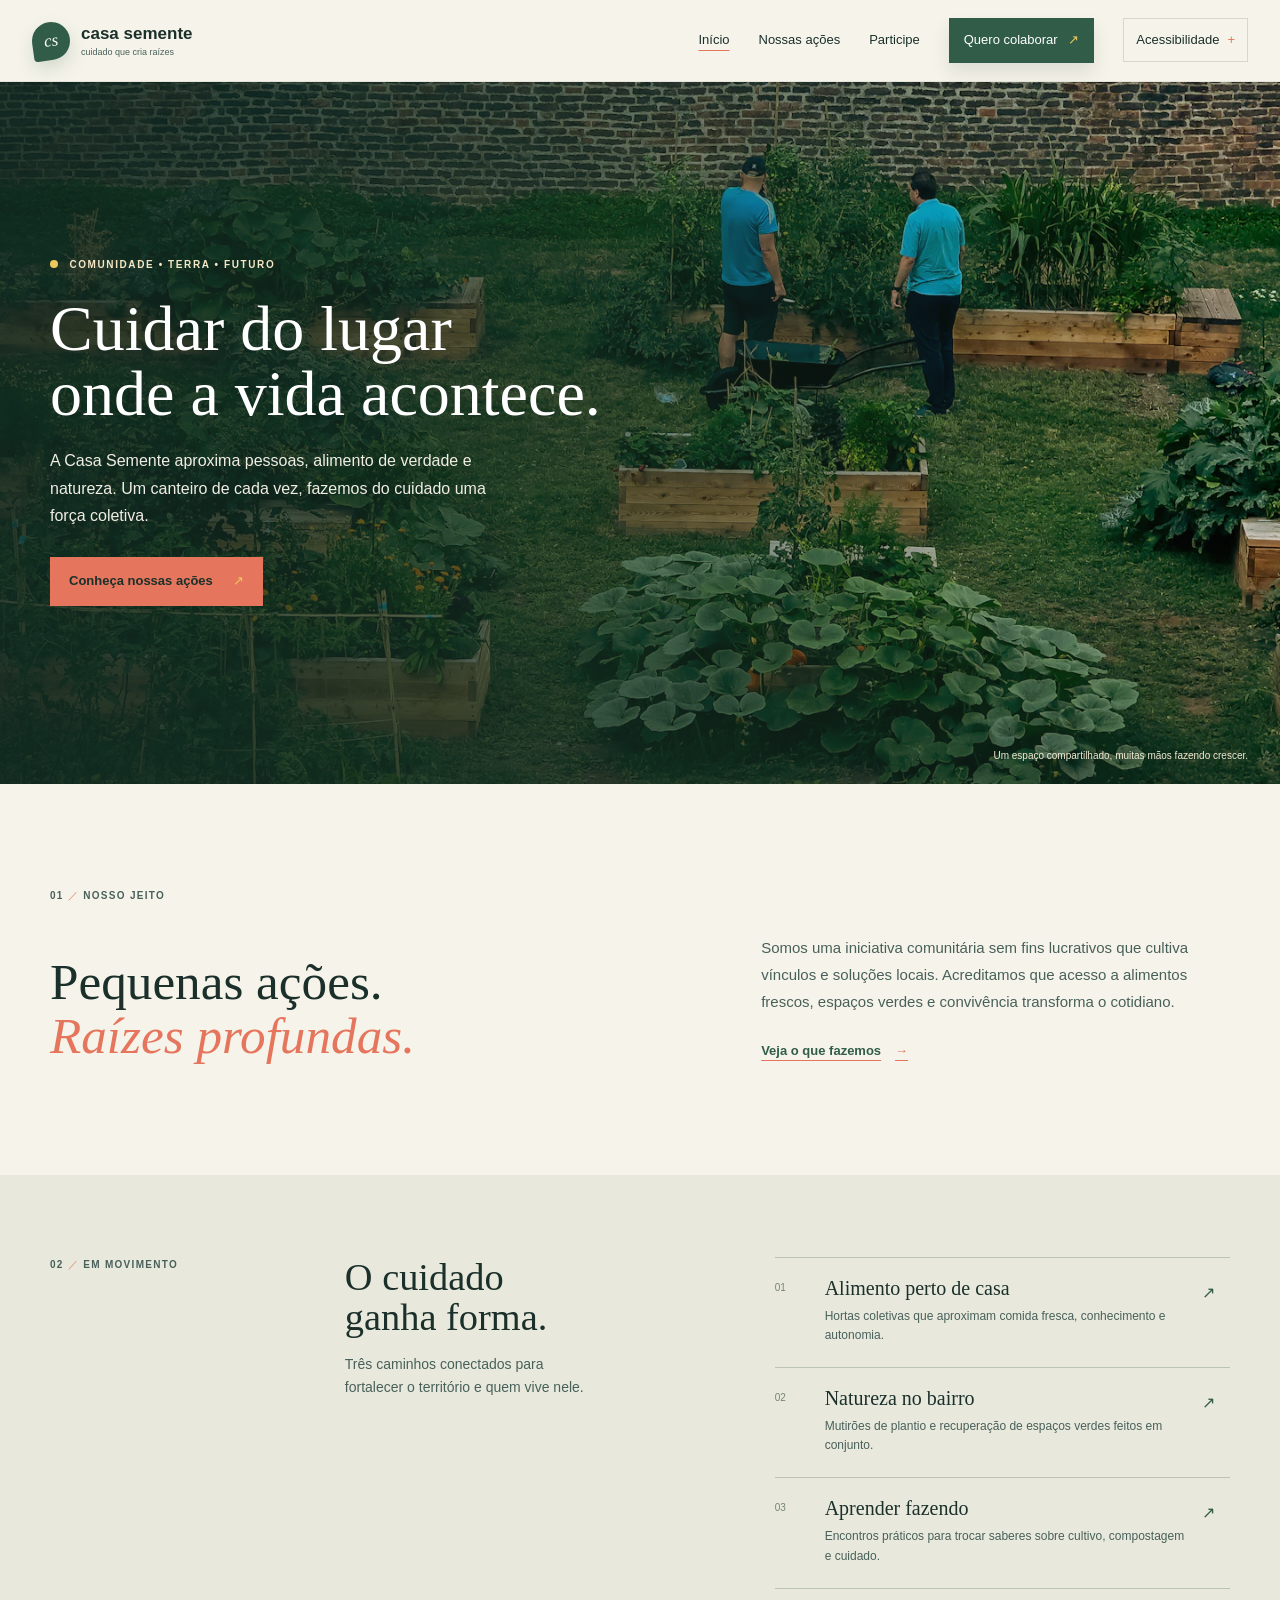
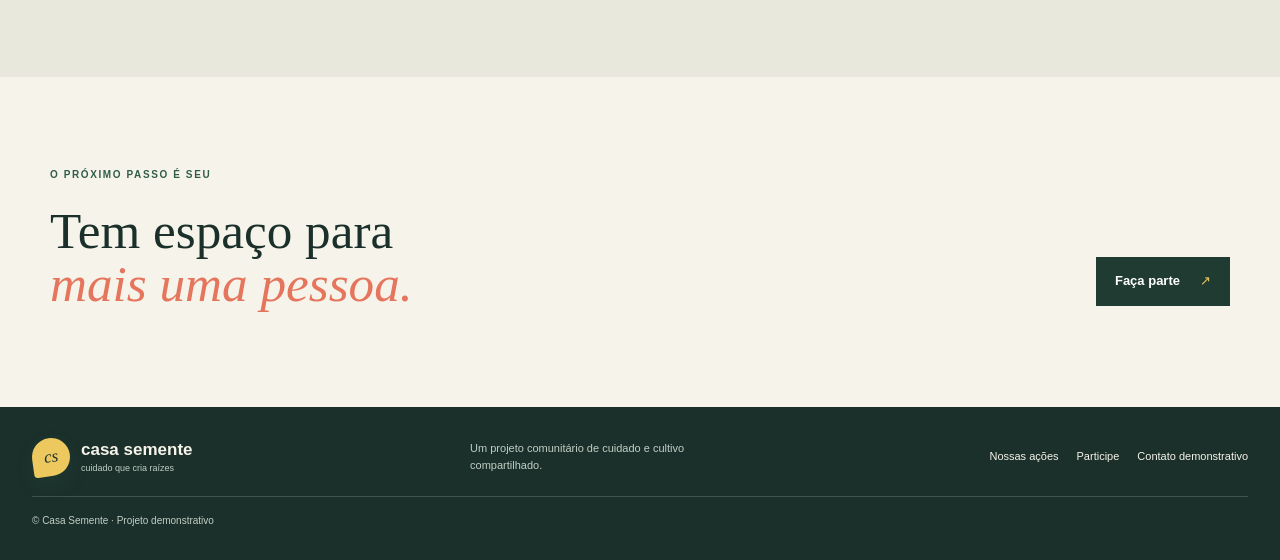
<file: index.html>
<!doctype html>
<html lang="pt-BR">
  <head>
    <meta charset="UTF-8" />
    <meta name="viewport" content="width=device-width, initial-scale=1.0" />
    <meta name="theme-color" content="#f6f4ea" />
    <meta name="description" content="Conheça a Casa Semente, suas ações de cuidado comunitário e formas de colaborar." />
    <title>Casa Semente | Cuidar do lugar onde a vida acontece</title>
    <link rel="stylesheet" href="src/site.css" />
    <script defer src="src/site.js"></script>
  </head>
  <body>
    <a class="skip-link" href="#conteudo">Pular para o conteúdo</a>
    <header class="site-header">
      <a class="wordmark" href="index.html" aria-label="Casa Semente, página inicial"><span class="wordmark-symbol" aria-hidden="true">cs</span><span>casa semente<small>cuidado que cria raízes</small></span></a>
      <button class="menu-toggle" type="button" aria-expanded="false" aria-controls="site-nav"><span class="menu-icon" aria-hidden="true"></span><span class="visually-hidden">Abrir menu</span></button>
      <nav class="site-nav" id="site-nav" aria-label="Navegação principal"><a href="index.html" aria-current="page">Início</a><a href="projetos.html">Nossas ações</a><a href="cadastro.html">Participe</a><a class="nav-cta" href="cadastro.html#formulario">Quero colaborar <span aria-hidden="true">↗</span></a><details class="accessibility-menu"><summary>Acessibilidade</summary><div class="accessibility-options"><button type="button" data-contrast-toggle data-enabled="Alto contraste ativado" data-disabled="Alto contraste desativado" aria-pressed="false">Alto contraste desativado</button><button type="button" data-motion-toggle data-enabled="Reduzir movimento ativado" data-disabled="Reduzir movimento desativado" aria-pressed="false">Reduzir movimento desativado</button></div></details></nav>
    </header>
    <main id="conteudo">
      <section class="home-hero" aria-labelledby="hero-title">
        <picture class="hero-image"><source srcset="assets/horta-comunitaria.webp" type="image/webp" /><img src="assets/horta-comunitaria.jpg" alt="Duas pessoas cuidam de canteiros elevados em uma horta comunitária." width="1440" height="900" fetchpriority="high" /></picture>
        <div class="hero-shade"></div>
        <div class="hero-content"><p class="eyebrow light-eyebrow"><span></span> COMUNIDADE • TERRA • FUTURO</p><h1 id="hero-title">Cuidar do lugar<br />onde a vida acontece.</h1><p class="hero-intro">A Casa Semente aproxima pessoas, alimento de verdade e natureza. Um canteiro de cada vez, fazemos do cuidado uma força coletiva.</p><a class="button button-coral" href="projetos.html">Conheça nossas ações <span aria-hidden="true">↗</span></a></div>
        <p class="hero-caption">Um espaço compartilhado, muitas mãos fazendo crescer.</p>
      </section>
      <section class="intro-band section-wrap" aria-labelledby="intro-title"><div class="section-index">01 <span>／</span> NOSSO JEITO</div><div class="intro-copy"><h2 id="intro-title">Pequenas ações.<br /><em>Raízes profundas.</em></h2><div class="intro-description"><p>Somos uma iniciativa comunitária sem fins lucrativos que cultiva vínculos e soluções locais. Acreditamos que acesso a alimentos frescos, espaços verdes e convivência transforma o cotidiano.</p><a class="text-link" href="projetos.html">Veja o que fazemos <span aria-hidden="true">→</span></a></div></div></section>
      <section class="focus-band" aria-labelledby="focus-title"><div class="section-wrap focus-inner"><div class="section-index">02 <span>／</span> EM MOVIMENTO</div><div class="focus-heading"><h2 id="focus-title">O cuidado<br />ganha forma.</h2><p>Três caminhos conectados para fortalecer o território e quem vive nele.</p></div><div class="focus-list">
        <article class="focus-item"><span class="focus-number">01</span><div><h3>Alimento perto de casa</h3><p>Hortas coletivas que aproximam comida fresca, conhecimento e autonomia.</p></div><a class="focus-mark" href="projetos.html#hortas" aria-label="Saiba mais sobre as hortas">↗</a></article>
        <article class="focus-item"><span class="focus-number">02</span><div><h3>Natureza no bairro</h3><p>Mutirões de plantio e recuperação de espaços verdes feitos em conjunto.</p></div><a class="focus-mark" href="projetos.html#mutiroes" aria-label="Saiba mais sobre os mutirões">↗</a></article>
        <article class="focus-item"><span class="focus-number">03</span><div><h3>Aprender fazendo</h3><p>Encontros práticos para trocar saberes sobre cultivo, compostagem e cuidado.</p></div><a class="focus-mark" href="projetos.html#aprendizado" aria-label="Saiba mais sobre os encontros">↗</a></article>
      </div></div></section>
      <section class="join-band section-wrap" aria-labelledby="join-title"><p class="eyebrow">O PRÓXIMO PASSO É SEU</p><div class="join-row"><h2 id="join-title">Tem espaço para<br /><em>mais uma pessoa.</em></h2><a class="button button-dark" href="cadastro.html">Faça parte <span aria-hidden="true">↗</span></a></div></section>
    </main>
    <footer class="site-footer"><a class="wordmark footer-wordmark" href="index.html"><span class="wordmark-symbol" aria-hidden="true">cs</span><span>casa semente<small>cuidado que cria raízes</small></span></a><p>Um projeto comunitário de cuidado e cultivo compartilhado.</p><div class="footer-links"><a href="projetos.html">Nossas ações</a><a href="cadastro.html">Participe</a><a href="mailto:contato@example.org">Contato demonstrativo</a></div><small class="copyright">© Casa Semente · Projeto demonstrativo</small></footer>
  </body>
</html>
</file>
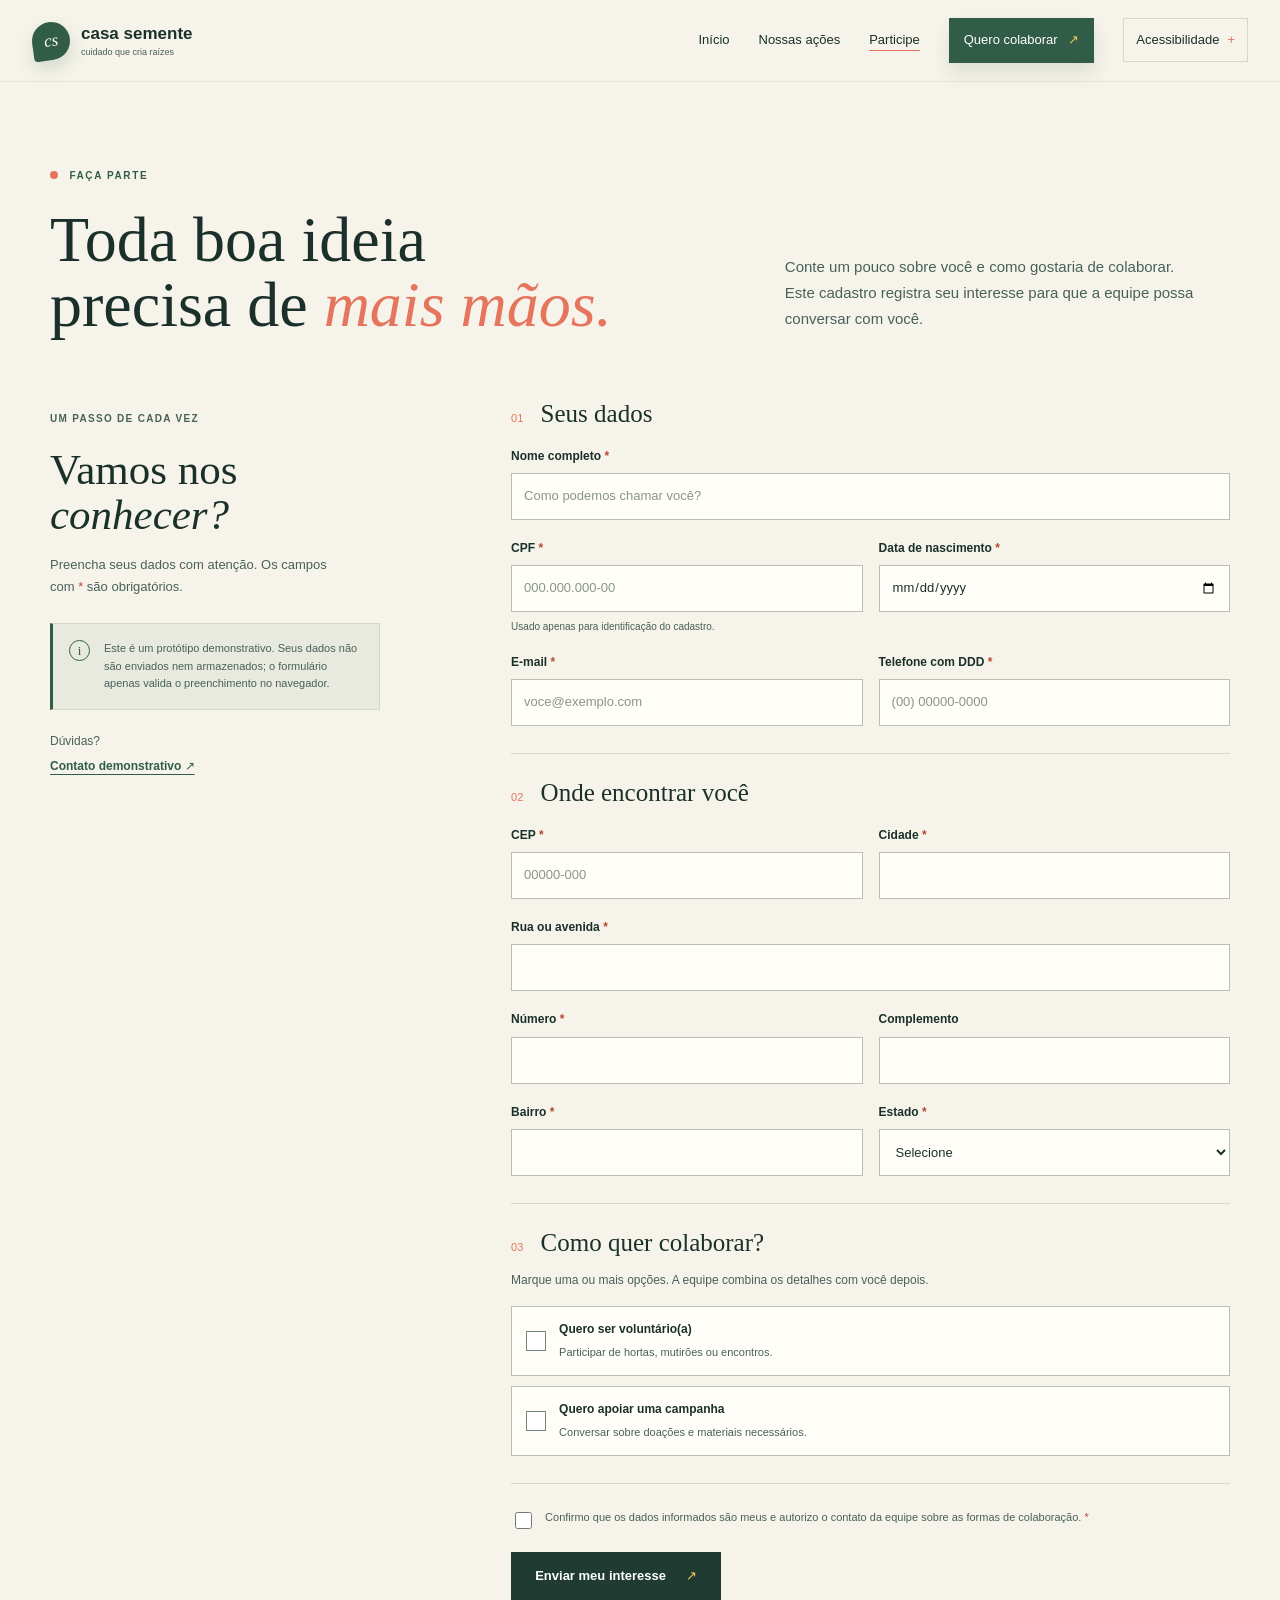
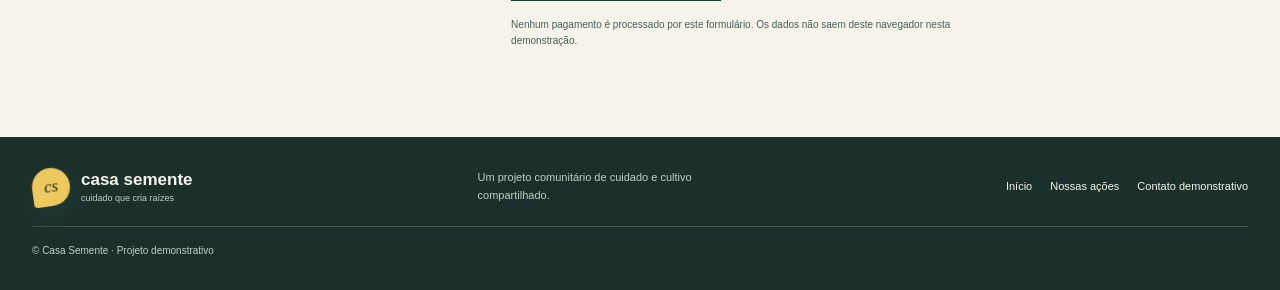
<file: cadastro.html>
<!doctype html>
<html lang="pt-BR">
  <head><meta charset="UTF-8" /><meta name="viewport" content="width=device-width, initial-scale=1.0" /><meta name="theme-color" content="#f6f4ea" /><meta name="description" content="Cadastre seu interesse em colaborar com a Casa Semente como apoiador ou voluntário." /><title>Participe | Casa Semente</title><link rel="stylesheet" href="src/site.css" /><script defer src="src/site.js"></script></head>
  <body>
    <a class="skip-link" href="#conteudo">Pular para o conteúdo</a>
    <header class="site-header"><a class="wordmark" href="index.html" aria-label="Casa Semente, página inicial"><span class="wordmark-symbol" aria-hidden="true">cs</span><span>casa semente<small>cuidado que cria raízes</small></span></a><button class="menu-toggle" type="button" aria-expanded="false" aria-controls="site-nav"><span class="menu-icon" aria-hidden="true"></span><span class="visually-hidden">Abrir menu</span></button><nav class="site-nav" id="site-nav" aria-label="Navegação principal"><a href="index.html">Início</a><a href="projetos.html">Nossas ações</a><a href="cadastro.html" aria-current="page">Participe</a><a class="nav-cta" href="#formulario">Quero colaborar <span aria-hidden="true">↗</span></a><details class="accessibility-menu"><summary>Acessibilidade</summary><div class="accessibility-options"><button type="button" data-contrast-toggle data-enabled="Alto contraste ativado" data-disabled="Alto contraste desativado" aria-pressed="false">Alto contraste desativado</button><button type="button" data-motion-toggle data-enabled="Reduzir movimento ativado" data-disabled="Reduzir movimento desativado" aria-pressed="false">Reduzir movimento desativado</button></div></details></nav></header>
    <main id="conteudo" class="signup-main">
      <section class="signup-intro section-wrap" aria-labelledby="page-title"><div><p class="eyebrow"><span></span> FAÇA PARTE</p><h1 id="page-title">Toda boa ideia<br />precisa de <em>mais mãos.</em></h1></div><p class="signup-lede">Conte um pouco sobre você e como gostaria de colaborar. Este cadastro registra seu interesse para que a equipe possa conversar com você.</p></section>
      <section class="form-layout section-wrap" aria-labelledby="form-title">
        <h2 class="visually-hidden" id="form-title">Formulário de interesse</h2>
        <aside class="form-aside"><p class="section-index">UM PASSO DE CADA VEZ</p><h3>Vamos nos<br /><em>conhecer?</em></h3><p>Preencha seus dados com atenção. Os campos com <span aria-hidden="true">*</span> são obrigatórios.</p><div class="privacy-note feedback-alert feedback-alert--info" role="note" aria-label="Aviso de privacidade"><span aria-hidden="true">i</span><p>Este é um protótipo demonstrativo. Seus dados não são enviados nem armazenados; o formulário apenas valida o preenchimento no navegador.</p></div><p class="aside-contact">Dúvidas? <a href="mailto:contato@example.org">Contato demonstrativo <span aria-hidden="true">↗</span></a></p></aside>
        <form class="signup-form" id="formulario" action="#formulario" method="post">
          <fieldset><legend><span>01</span> Seus dados</legend><div class="form-grid">
            <div class="field field-wide"><label for="nome">Nome completo <span aria-hidden="true">*</span></label><input id="nome" name="nome" type="text" autocomplete="name" minlength="3" maxlength="100" placeholder="Como podemos chamar você?" required /></div>
            <div class="field"><label for="cpf">CPF <span aria-hidden="true">*</span></label><input id="cpf" name="cpf" type="text" inputmode="numeric" autocomplete="off" placeholder="000.000.000-00" pattern="[0-9]{3}\.[0-9]{3}\.[0-9]{3}-[0-9]{2}" maxlength="14" aria-describedby="cpf-ajuda" required /><small id="cpf-ajuda">Usado apenas para identificação do cadastro.</small></div>
            <div class="field"><label for="nascimento">Data de nascimento <span aria-hidden="true">*</span></label><input id="nascimento" name="nascimento" type="date" autocomplete="bday" required /></div>
            <div class="field"><label for="email">E-mail <span aria-hidden="true">*</span></label><input id="email" name="email" type="email" autocomplete="email" maxlength="120" placeholder="voce@exemplo.com" required /></div>
            <div class="field"><label for="telefone">Telefone com DDD <span aria-hidden="true">*</span></label><input id="telefone" name="telefone" type="tel" inputmode="tel" autocomplete="tel" placeholder="(00) 00000-0000" pattern="\([0-9]{2}\) [0-9]{4,5}-[0-9]{4}" maxlength="15" required /></div>
          </div></fieldset>
          <fieldset><legend><span>02</span> Onde encontrar você</legend><div class="form-grid">
            <div class="field"><label for="cep">CEP <span aria-hidden="true">*</span></label><input id="cep" name="cep" type="text" inputmode="numeric" autocomplete="postal-code" placeholder="00000-000" pattern="[0-9]{5}-[0-9]{3}" maxlength="9" required /></div>
            <div class="field"><label for="cidade">Cidade <span aria-hidden="true">*</span></label><input id="cidade" name="cidade" type="text" autocomplete="address-level2" maxlength="80" required /></div>
            <div class="field field-wide"><label for="logradouro">Rua ou avenida <span aria-hidden="true">*</span></label><input id="logradouro" name="logradouro" type="text" autocomplete="address-line1" maxlength="120" required /></div>
            <div class="field"><label for="numero">Número <span aria-hidden="true">*</span></label><input id="numero" name="numero" type="text" autocomplete="off" maxlength="12" required /></div>
            <div class="field"><label for="complemento">Complemento</label><input id="complemento" name="complemento" type="text" autocomplete="off" maxlength="60" /></div>
            <div class="field"><label for="bairro">Bairro <span aria-hidden="true">*</span></label><input id="bairro" name="bairro" type="text" autocomplete="address-level3" maxlength="80" required /></div>
            <div class="field"><label for="estado">Estado <span aria-hidden="true">*</span></label><select id="estado" name="estado" autocomplete="address-level1" required><option value="" selected disabled>Selecione</option><option>AC</option><option>AL</option><option>AP</option><option>AM</option><option>BA</option><option>CE</option><option>DF</option><option>ES</option><option>GO</option><option>MA</option><option>MT</option><option>MS</option><option>MG</option><option>PA</option><option>PB</option><option>PR</option><option>PE</option><option>PI</option><option>RJ</option><option>RN</option><option>RS</option><option>RO</option><option>RR</option><option>SC</option><option>SP</option><option>SE</option><option>TO</option></select></div>
          </div></fieldset>
          <fieldset id="forma-colaboracao"><legend><span>03</span> Como quer colaborar?</legend><p class="fieldset-intro">Marque uma ou mais opções. A equipe combina os detalhes com você depois.</p><div class="choice-list">
            <label class="choice"><input type="checkbox" name="interesse" value="voluntariado" /><span class="choice-box" aria-hidden="true"></span><span><strong>Quero ser voluntário(a)</strong><small>Participar de hortas, mutirões ou encontros.</small></span></label>
            <label class="choice"><input type="checkbox" name="interesse" value="doacao" /><span class="choice-box" aria-hidden="true"></span><span><strong>Quero apoiar uma campanha</strong><small>Conversar sobre doações e materiais necessários.</small></span></label>
          </div></fieldset>
          <div class="consent-row"><label><input type="checkbox" name="consentimento" required /><span>Confirmo que os dados informados são meus e autorizo o contato da equipe sobre as formas de colaboração. <span aria-hidden="true">*</span></span></label></div>
          <button class="button button-dark submit-button" type="submit">Enviar meu interesse <span aria-hidden="true">↗</span></button><div class="form-status feedback-toast" id="form-status" role="status" aria-live="polite" aria-atomic="true" hidden><span data-status-message></span><button class="feedback-toast-close" type="button" data-toast-close aria-label="Fechar aviso">Fechar</button></div><p class="form-footnote">Nenhum pagamento é processado por este formulário. Os dados não saem deste navegador nesta demonstração.</p>
        </form>
      </section>
    </main>
    <footer class="site-footer"><a class="wordmark footer-wordmark" href="index.html"><span class="wordmark-symbol" aria-hidden="true">cs</span><span>casa semente<small>cuidado que cria raízes</small></span></a><p>Um projeto comunitário de cuidado e cultivo compartilhado.</p><div class="footer-links"><a href="index.html">Início</a><a href="projetos.html">Nossas ações</a><a href="mailto:contato@example.org">Contato demonstrativo</a></div><small class="copyright">© Casa Semente · Projeto demonstrativo</small></footer>
  </body>
</html>
</file>
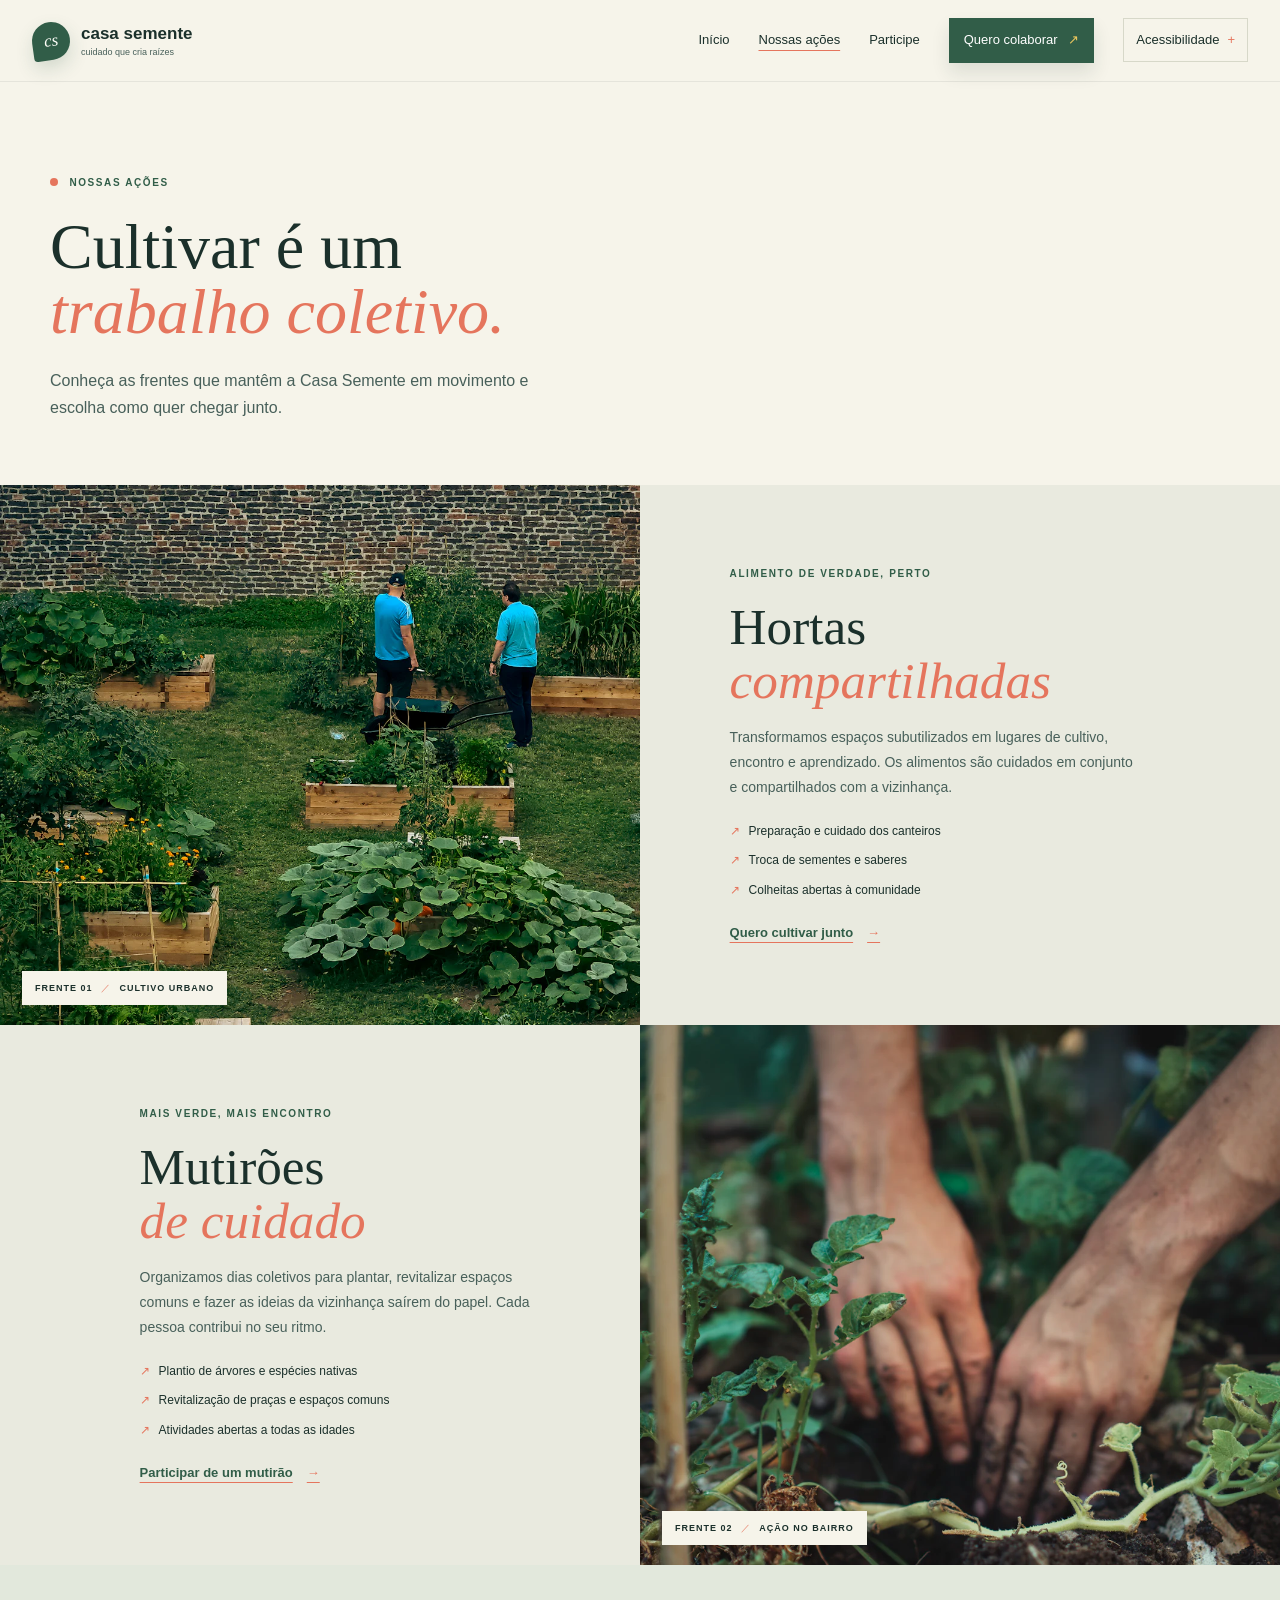
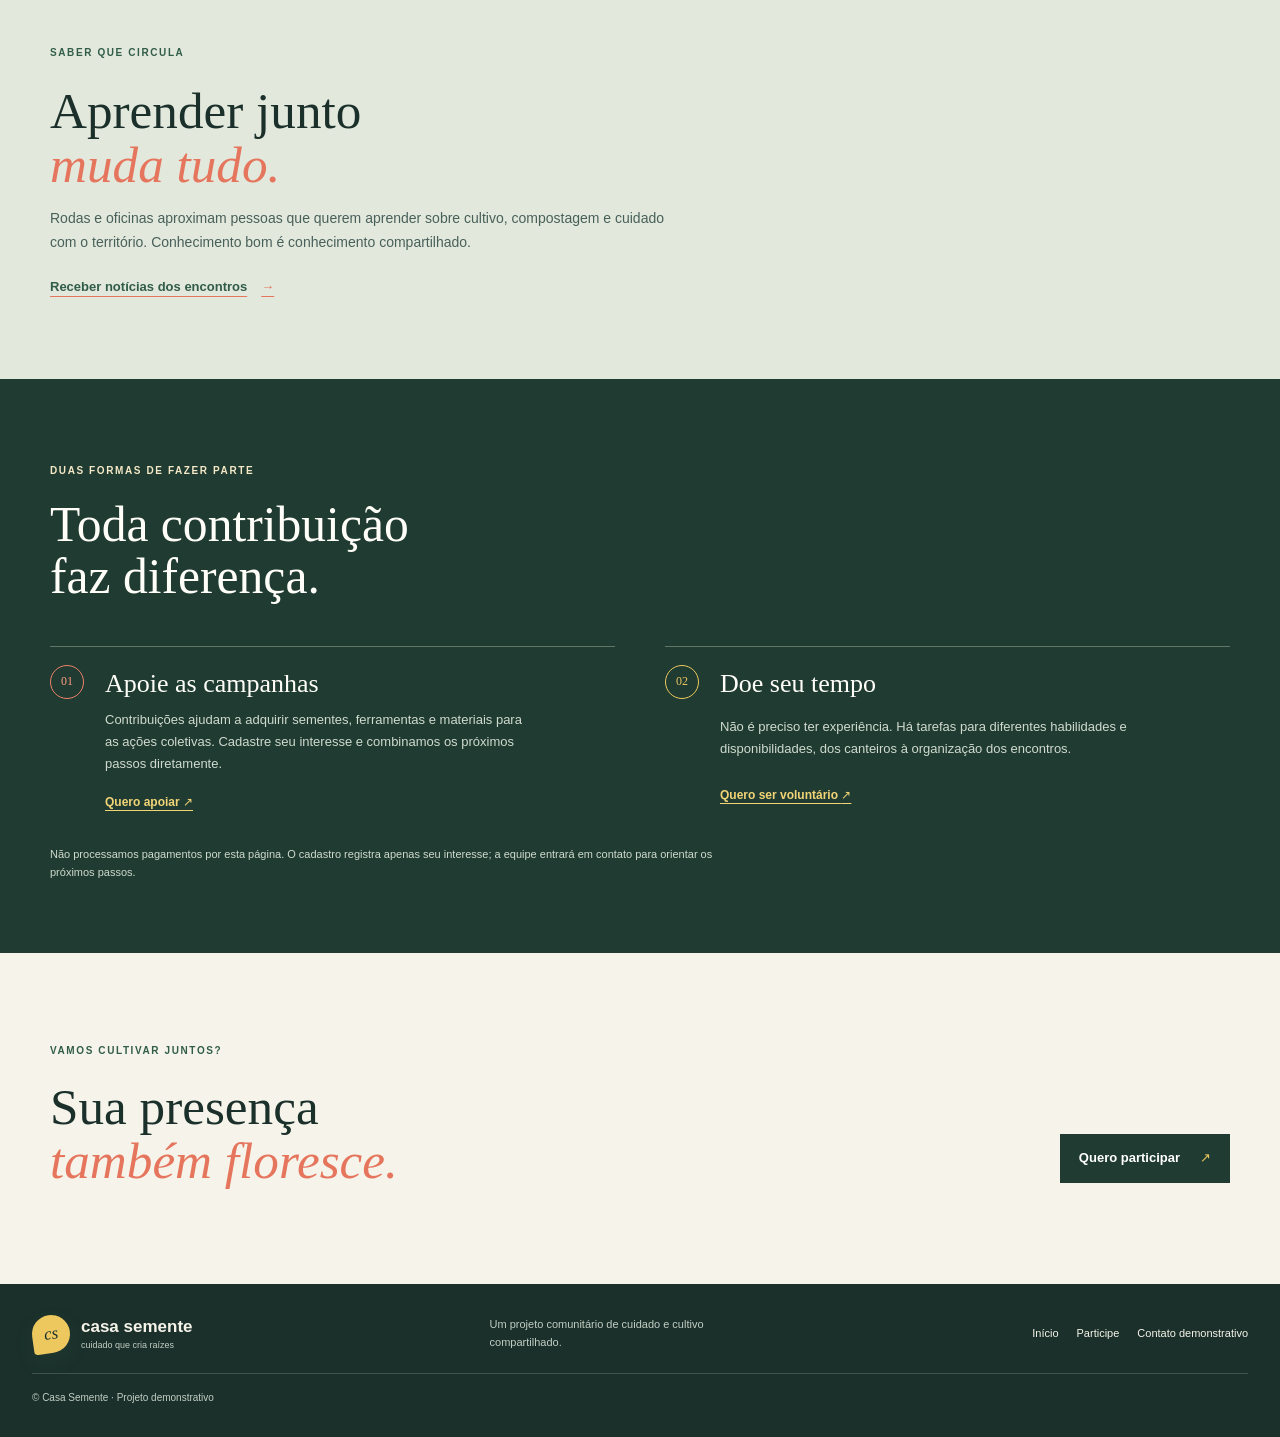
<file: projetos.html>
<!doctype html>
<html lang="pt-BR">
  <head><meta charset="UTF-8" /><meta name="viewport" content="width=device-width, initial-scale=1.0" /><meta name="theme-color" content="#f6f4ea" /><meta name="description" content="Conheça as iniciativas da Casa Semente e descubra como apoiar campanhas e participar de voluntariado." /><title>Nossas ações | Casa Semente</title><link rel="stylesheet" href="src/site.css" /><script defer src="src/site.js"></script></head>
  <body>
    <a class="skip-link" href="#conteudo">Pular para o conteúdo</a>
    <header class="site-header"><a class="wordmark" href="index.html" aria-label="Casa Semente, página inicial"><span class="wordmark-symbol" aria-hidden="true">cs</span><span>casa semente<small>cuidado que cria raízes</small></span></a><button class="menu-toggle" type="button" aria-expanded="false" aria-controls="site-nav"><span class="menu-icon" aria-hidden="true"></span><span class="visually-hidden">Abrir menu</span></button><nav class="site-nav" id="site-nav" aria-label="Navegação principal"><a href="index.html">Início</a><a href="projetos.html" aria-current="page">Nossas ações</a><a href="cadastro.html">Participe</a><a class="nav-cta" href="cadastro.html#formulario">Quero colaborar <span aria-hidden="true">↗</span></a><details class="accessibility-menu"><summary>Acessibilidade</summary><div class="accessibility-options"><button type="button" data-contrast-toggle data-enabled="Alto contraste ativado" data-disabled="Alto contraste desativado" aria-pressed="false">Alto contraste desativado</button><button type="button" data-motion-toggle data-enabled="Reduzir movimento ativado" data-disabled="Reduzir movimento desativado" aria-pressed="false">Reduzir movimento desativado</button></div></details></nav></header>
    <main id="conteudo">
      <section class="page-intro section-wrap" aria-labelledby="page-title"><p class="eyebrow"><span></span> NOSSAS AÇÕES</p><h1 id="page-title">Cultivar é um<br /><em>trabalho coletivo.</em></h1><p class="page-lede">Conheça as frentes que mantêm a Casa Semente em movimento e escolha como quer chegar junto.</p></section>
      <section class="project-feature" id="hortas" aria-labelledby="hortas-title"><div class="project-photo"><picture><source srcset="assets/horta-comunitaria.webp" type="image/webp" /><img src="assets/horta-comunitaria.jpg" alt="Duas pessoas cuidam de canteiros elevados em uma horta comunitária." width="1440" height="900" loading="lazy" /></picture><span class="photo-label">FRENTE 01 <span>／</span> CULTIVO URBANO</span></div><div class="project-copy"><p class="eyebrow">ALIMENTO DE VERDADE, PERTO</p><h2 id="hortas-title">Hortas<br /><em>compartilhadas</em></h2><p>Transformamos espaços subutilizados em lugares de cultivo, encontro e aprendizado. Os alimentos são cuidados em conjunto e compartilhados com a vizinhança.</p><ul class="detail-list"><li>Preparação e cuidado dos canteiros</li><li>Troca de sementes e saberes</li><li>Colheitas abertas à comunidade</li></ul><a class="text-link" href="cadastro.html#formulario">Quero cultivar junto <span aria-hidden="true">→</span></a></div></section>
      <section class="project-feature project-reverse" id="mutiroes" aria-labelledby="mutirao-title"><div class="project-photo project-photo-coral"><picture><source srcset="assets/mutirao-plantio.webp" type="image/webp" /><img src="assets/mutirao-plantio.jpg" alt="Mãos cobertas de terra plantam uma muda verde em um canteiro." width="1440" height="900" loading="lazy" /></picture><span class="photo-label">FRENTE 02 <span>／</span> AÇÃO NO BAIRRO</span></div><div class="project-copy"><p class="eyebrow">MAIS VERDE, MAIS ENCONTRO</p><h2 id="mutirao-title">Mutirões<br /><em>de cuidado</em></h2><p>Organizamos dias coletivos para plantar, revitalizar espaços comuns e fazer as ideias da vizinhança saírem do papel. Cada pessoa contribui no seu ritmo.</p><ul class="detail-list"><li>Plantio de árvores e espécies nativas</li><li>Revitalização de praças e espaços comuns</li><li>Atividades abertas a todas as idades</li></ul><a class="text-link" href="cadastro.html#formulario">Participar de um mutirão <span aria-hidden="true">→</span></a></div></section>
      <section class="learning-band" id="aprendizado" aria-labelledby="learning-title"><div class="section-wrap learning-inner"><p class="eyebrow">SABER QUE CIRCULA</p><h2 id="learning-title">Aprender junto<br /><em>muda tudo.</em></h2><p>Rodas e oficinas aproximam pessoas que querem aprender sobre cultivo, compostagem e cuidado com o território. Conhecimento bom é conhecimento compartilhado.</p><a class="text-link" href="cadastro.html#formulario">Receber notícias dos encontros <span aria-hidden="true">→</span></a></div></section>
      <section class="support-band" aria-labelledby="support-title"><div class="section-wrap support-inner"><p class="eyebrow light-eyebrow">DUAS FORMAS DE FAZER PARTE</p><h2 id="support-title">Toda contribuição<br />faz diferença.</h2><div class="support-options"><article class="support-option"><span class="support-icon" aria-hidden="true">01</span><h3>Apoie as campanhas</h3><p>Contribuições ajudam a adquirir sementes, ferramentas e materiais para as ações coletivas. Cadastre seu interesse e combinamos os próximos passos diretamente.</p><a href="cadastro.html#forma-colaboracao">Quero apoiar <span aria-hidden="true">↗</span></a></article><article class="support-option"><span class="support-icon support-icon-yellow" aria-hidden="true">02</span><h3>Doe seu tempo</h3><p>Não é preciso ter experiência. Há tarefas para diferentes habilidades e disponibilidades, dos canteiros à organização dos encontros.</p><a href="cadastro.html#forma-colaboracao">Quero ser voluntário <span aria-hidden="true">↗</span></a></article></div><p class="support-note">Não processamos pagamentos por esta página. O cadastro registra apenas seu interesse; a equipe entrará em contato para orientar os próximos passos.</p></div></section>
      <section class="join-band section-wrap" aria-labelledby="project-join-title"><p class="eyebrow">VAMOS CULTIVAR JUNTOS?</p><div class="join-row"><h2 id="project-join-title">Sua presença<br /><em>também floresce.</em></h2><a class="button button-dark" href="cadastro.html">Quero participar <span aria-hidden="true">↗</span></a></div></section>
    </main>
    <footer class="site-footer"><a class="wordmark footer-wordmark" href="index.html"><span class="wordmark-symbol" aria-hidden="true">cs</span><span>casa semente<small>cuidado que cria raízes</small></span></a><p>Um projeto comunitário de cuidado e cultivo compartilhado.</p><div class="footer-links"><a href="index.html">Início</a><a href="cadastro.html">Participe</a><a href="mailto:contato@example.org">Contato demonstrativo</a></div><small class="copyright">© Casa Semente · Projeto demonstrativo</small></footer>
  </body>
</html>
</file>
<file: src/site.css>
:root {
  color-scheme: light;
  --ink: #1b302b;
  --ink-soft: #48605a;
  --paper: #f6f4ea;
  --paper-light: #fffef9;
  --green: #315d48;
  --green-deep: #203c32;
  --coral: #e5755d;
  --yellow: #edc85e;
  --line: #d7d8c9;
  --shadow: rgba(27, 48, 43, 0.08);
  --serif: Georgia, "Times New Roman", serif;
  --sans: "Trebuchet MS", "Segoe UI", sans-serif;
  font-family: var(--sans);
  color: var(--ink);
  background: var(--paper);
  font-synthesis: none;
  text-rendering: optimizeLegibility;
}

* { box-sizing: border-box; }
html { min-width: 320px; scroll-behavior: smooth; }
body {
  min-width: 320px;
  margin: 0;
  background: var(--paper);
  color: var(--ink);
  line-height: 1.6;
  font-family: var(--sans);
}
img { max-width: 100%; display: block; }
button, input, select { font: inherit; }
button, a { -webkit-tap-highlight-color: transparent; }
a { color: inherit; }
a:focus-visible, button:focus-visible, input:focus-visible, select:focus-visible, .accessibility-menu summary:focus-visible {
  outline: 3px solid #d4543d;
  outline-offset: 4px;
}
::selection { color: var(--ink); background: var(--yellow); }
.visually-hidden {
  position: absolute;
  width: 1px;
  height: 1px;
  overflow: hidden;
  clip: rect(0, 0, 0, 0);
  white-space: nowrap;
}
.skip-link {
  position: fixed;
  z-index: 20;
  top: 12px;
  left: 12px;
  padding: 12px 16px;
  transform: translateY(-180%);
  background: var(--ink);
  color: #fff;
  text-decoration: none;
  transition: transform 150ms ease;
}
.skip-link:focus { transform: translateY(0); }
.section-wrap {
  width: min(1180px, calc(100% - 64px));
  margin-inline: auto;
}

.site-header {
  position: relative;
  z-index: 10;
  display: flex;
  min-height: 82px;
  align-items: center;
  justify-content: space-between;
  gap: 28px;
  padding: 0 max(32px, calc((100% - 1330px) / 2));
  background: rgba(246, 244, 234, 0.96);
  backdrop-filter: blur(6px);
  border-bottom: 1px solid rgba(27, 48, 43, 0.08);
}
.wordmark {
  display: inline-flex;
  align-items: center;
  gap: 11px;
  text-decoration: none;
  font-weight: 700;
  font-size: 17px;
  line-height: 1;
}
.wordmark-symbol {
  display: grid;
  width: 38px;
  height: 38px;
  place-items: center;
  border-radius: 50% 50% 50% 10%;
  transform: rotate(-8deg);
  background: var(--green);
  color: var(--paper-light);
  font: italic 17px var(--serif);
  box-shadow: 0 8px 18px rgba(49, 93, 72, 0.18);
}
.wordmark > span:last-child {
  display: grid;
  gap: 6px;
}
.wordmark small {
  color: var(--ink-soft);
  font-size: 9px;
  font-weight: 400;
}
.site-nav {
  display: flex;
  align-items: center;
  gap: 29px;
  font-size: 13px;
}
.site-nav a,
.footer-links a {
  text-decoration: none;
}
.site-nav a:not(.nav-cta):hover,
.footer-links a:hover {
  text-decoration: underline;
  text-decoration-color: var(--coral);
  text-underline-offset: 5px;
}
.site-nav [aria-current="page"] {
  text-decoration: underline;
  text-decoration-color: var(--coral);
  text-underline-offset: 6px;
}
.accessibility-menu { position: relative; font-size: 13px; }
.accessibility-menu summary {
  display: flex;
  min-height: 44px;
  align-items: center;
  padding: 8px 12px;
  border: 1px solid var(--line);
  cursor: pointer;
  list-style: none;
}
.accessibility-menu summary::-webkit-details-marker { display: none; }
.accessibility-menu summary::after { margin-left: 8px; color: var(--coral); content: "+"; }
.accessibility-menu[open] summary::after { content: "−"; }
.accessibility-options {
  position: absolute;
  z-index: 20;
  top: calc(100% + 8px);
  right: 0;
  display: grid;
  width: min(290px, calc(100vw - 32px));
  gap: 8px;
  padding: 12px;
  border: 1px solid var(--line);
  background: var(--paper-light);
  box-shadow: 0 12px 26px rgba(27, 48, 43, 0.14);
}
.accessibility-options button {
  min-height: 44px;
  padding: 9px 11px;
  border: 1px solid var(--line);
  background: transparent;
  color: var(--ink);
  cursor: pointer;
  text-align: left;
}
.accessibility-options button:hover { background: var(--paper); }
.nav-cta {
  padding: 12px 15px;
  background: var(--green);
  color: #fff;
  box-shadow: 0 10px 18px rgba(32, 60, 50, 0.12);
}
.nav-cta span {
  margin-left: 7px;
  color: var(--yellow);
}
.menu-toggle { display: none; }

.home-hero {
  position: relative;
  display: flex;
  min-height: 650px;
  max-height: 780px;
  height: min(76vw, 78svh);
  align-items: center;
  overflow: hidden;
  background: #42624e;
  color: #fff;
}
.hero-image,
.hero-image img,
.hero-shade {
  position: absolute;
  inset: 0;
  width: 100%;
  height: 100%;
}
.hero-image img {
  object-fit: cover;
  object-position: center 57%;
}
.hero-shade {
  background: linear-gradient(90deg, rgba(18, 42, 34, 0.84) 0%, rgba(22, 46, 36, 0.62) 43%, rgba(22, 46, 36, 0.05) 100%), linear-gradient(0deg, rgba(18, 42, 34, 0.4), transparent 34%);
}
.hero-content {
  position: relative;
  width: min(1180px, calc(100% - 64px));
  margin: -3px auto 0;
}
.eyebrow {
  margin: 0 0 23px;
  color: var(--green);
  font-size: 10px;
  font-weight: 700;
  letter-spacing: 1.6px;
}
.eyebrow > span {
  display: inline-block;
  width: 8px;
  height: 8px;
  margin-right: 7px;
  border-radius: 50%;
  background: var(--coral);
}
.light-eyebrow { color: #f5e8c6; }
.light-eyebrow > span { background: var(--yellow); }
h1, h2, h3, p { margin-top: 0; }
h1, h2 {
  font-family: var(--serif);
  font-weight: 400;
  letter-spacing: 0;
}
.home-hero h1 {
  max-width: 720px;
  margin-bottom: 21px;
  font-size: clamp(2.8rem, 5vw, 4.25rem);
  line-height: 1.02;
}
h1 em, h2 em { color: var(--coral); font-weight: 400; }
.home-hero h1 em { color: #f2cd67; }
.hero-intro {
  max-width: 475px;
  margin-bottom: 28px;
  color: #f0eee4;
  font-size: 1rem;
  line-height: 1.7;
}
.button {
  display: inline-flex;
  min-height: 49px;
  align-items: center;
  justify-content: center;
  gap: 20px;
  padding: 0 19px;
  border: 0;
  text-decoration: none;
  font-size: 13px;
  font-weight: 700;
  cursor: pointer;
  transition: transform 160ms ease, background 160ms ease, box-shadow 160ms ease;
}
.button:hover {
  transform: translateY(-2px);
  box-shadow: 0 12px 18px rgba(27, 48, 43, 0.12);
}
.button-coral {
  background: var(--coral);
  color: #1b302b;
}
.button-coral:hover { background: #f28a71; }
.button-dark {
  background: var(--green-deep);
  color: #fff;
}
.button-dark:hover { background: var(--green); }
.button span { color: var(--yellow); }
.hero-caption {
  position: absolute;
  right: 32px;
  bottom: 20px;
  margin: 0;
  color: #f3ead4;
  font-size: 10px;
}

.intro-band { padding-block: 104px 112px; }
.section-index {
  color: var(--ink-soft);
  font-size: 10px;
  font-weight: 700;
  letter-spacing: 1.3px;
}
.section-index span { color: var(--coral); }
.intro-copy {
  display: grid;
  grid-template-columns: 1fr 0.72fr;
  align-items: end;
  gap: 60px;
  margin-top: 30px;
}
.intro-copy h2,
.focus-heading h2,
.join-row h2,
.project-copy h2,
.learning-inner h2,
.support-inner > h2,
.form-aside h2 {
  margin: 0;
  font-size: clamp(2.2rem, 4vw, 3.3rem);
  line-height: 1.05;
}
.intro-description { max-width: 450px; }
.intro-description p,
.project-copy > p:not(.eyebrow) {
  margin-bottom: 22px;
  color: var(--ink-soft);
  font-size: 15px;
  line-height: 1.8;
}
.text-link {
  display: inline-flex;
  align-items: center;
  gap: 14px;
  color: var(--green);
  font-size: 13px;
  font-weight: 700;
  text-decoration-color: var(--coral);
  text-underline-offset: 5px;
}
.text-link span {
  color: var(--coral);
  transition: transform 150ms ease;
}
.text-link:hover span { transform: translateX(4px); }

.focus-band {
  padding-block: 82px 88px;
  background: #e8e9dc;
}
.focus-inner {
  display: grid;
  grid-template-columns: 0.65fr 1fr 1.18fr;
  gap: 44px;
}
.focus-heading h2 { font-size: clamp(2rem, 3vw, 2.7rem); }
.focus-heading > p {
  max-width: 250px;
  margin: 16px 0 0;
  color: var(--ink-soft);
  font-size: 14px;
  line-height: 1.6;
}
.focus-list { border-top: 1px solid #bbc4b4; }
.focus-item {
  display: grid;
  grid-template-columns: 36px 1fr 28px;
  align-items: start;
  gap: 14px;
  padding: 22px 0;
  border-bottom: 1px solid #bbc4b4;
}
.focus-number { color: #758477; font-size: 10px; }
.focus-item h3 {
  margin: -3px 0 7px;
  font: 400 20px var(--serif);
}
.focus-item p {
  max-width: 390px;
  margin: 0;
  color: var(--ink-soft);
  font-size: 12px;
  line-height: 1.6;
}
.focus-mark {
  color: var(--green);
  font-size: 16px;
  text-decoration: none;
}
.focus-mark:hover { color: #b74f3b; }
.join-band { padding-block: 90px 96px; }
.join-band > .eyebrow { margin-bottom: 21px; }
.join-row {
  display: flex;
  align-items: end;
  justify-content: space-between;
  gap: 30px;
}
.join-row .button { margin-bottom: 5px; }

.site-footer {
  display: grid;
  grid-template-columns: 1fr 1.2fr auto;
  align-items: center;
  gap: 20px 32px;
  padding: 31px max(32px, calc((100% - 1330px) / 2));
  background: var(--ink);
  color: #f6f4ea;
}
.footer-wordmark .wordmark-symbol { background: var(--yellow); color: var(--ink); }
.footer-wordmark small,
.site-footer > p,
.copyright { color: #c2cec4; }
.site-footer > p {
  max-width: 230px;
  margin: 0;
  font-size: 11px;
  line-height: 1.6;
}
.footer-links {
  display: flex;
  flex-wrap: wrap;
  gap: 18px;
  font-size: 11px;
}
.copyright {
  grid-column: 1 / -1;
  padding-top: 16px;
  border-top: 1px solid #41534a;
  font-size: 10px;
}

.page-intro { padding-block: 93px 64px; }
.page-intro h1,
.signup-intro h1 {
  margin: 0 0 22px;
  font-size: clamp(2.7rem, 5vw, 4rem);
  line-height: 1.02;
}
.page-lede {
  max-width: 490px;
  margin: 0;
  color: var(--ink-soft);
  font-size: 16px;
  line-height: 1.7;
}
.project-feature {
  display: grid;
  grid-template-columns: 1fr 1fr;
  min-height: 540px;
  background: #e9eadf;
}
.project-photo {
  position: relative;
  min-height: 480px;
  overflow: hidden;
  background: #829675;
}
.project-photo picture,
.project-photo img {
  display: block;
  width: 100%;
  height: 100%;
}
.project-photo img {
  position: absolute;
  inset: 0;
  object-fit: cover;
}
.project-photo-coral { background: #bb795e; }
.photo-label {
  position: absolute;
  bottom: 20px;
  left: 22px;
  padding: 10px 13px;
  background: var(--paper);
  color: var(--ink);
  font-size: 9px;
  font-weight: 700;
  letter-spacing: 1px;
}
.photo-label span { margin-inline: 5px; color: var(--coral); }
.project-copy {
  display: flex;
  max-width: 590px;
  flex-direction: column;
  align-items: flex-start;
  justify-content: center;
  padding: 70px clamp(38px, 7vw, 112px);
}
.project-copy .eyebrow { margin-bottom: 18px; }
.project-copy h2 { margin-bottom: 17px; }
.project-copy > p:not(.eyebrow) { font-size: 14px; }
.detail-list {
  display: grid;
  gap: 10px;
  margin: 0 0 23px;
  padding: 0;
  color: var(--ink);
  font-size: 12px;
  list-style: none;
}
.detail-list li::before {
  content: "↗";
  margin-right: 9px;
  color: var(--coral);
}
.project-reverse .project-photo { order: 2; }
.project-reverse .project-copy {
  order: 1;
  justify-self: end;
}
.learning-band {
  padding-block: 80px;
  background: #e2e8dc;
}
.learning-inner { max-width: 1180px; }
.learning-inner h2 { margin-bottom: 16px; }
.learning-inner > p:not(.eyebrow) {
  max-width: 620px;
  margin-bottom: 18px;
  color: var(--ink-soft);
  font-size: 14px;
  line-height: 1.7;
}
.support-band {
  padding-block: 84px 72px;
  background: var(--green-deep);
  color: var(--paper-light);
}
.support-inner > .eyebrow { margin-bottom: 20px; }
.support-inner > h2 { font-size: clamp(2.3rem, 4vw, 3.1rem); }
.support-options {
  display: grid;
  grid-template-columns: 1fr 1fr;
  gap: 50px;
  margin-top: 43px;
}
.support-option {
  display: grid;
  grid-template-columns: 38px 1fr;
  column-gap: 17px;
  padding-top: 18px;
  border-top: 1px solid #637469;
}
.support-icon {
  grid-row: span 3;
  display: grid;
  width: 34px;
  height: 34px;
  place-items: center;
  border: 1px solid #ef8168;
  border-radius: 50%;
  color: #ff9c81;
  font: 12px var(--serif);
}
.support-icon-yellow {
  border-color: var(--yellow);
  color: var(--yellow);
}
.support-option h3 {
  margin: 4px 0 10px;
  font: 26px var(--serif);
}
.support-option p {
  max-width: 430px;
  margin-bottom: 18px;
  color: #d0dacf;
  font-size: 13px;
  line-height: 1.7;
}
.support-option a {
  width: fit-content;
  color: #f2d477;
  font-size: 12px;
  font-weight: 700;
  text-underline-offset: 4px;
}
.support-note {
  max-width: 670px;
  margin: 34px 0 0;
  color: #d0dacf;
  font-size: 11px;
  line-height: 1.6;
}

.signup-main { padding-bottom: 88px; }
.signup-intro {
  display: grid;
  grid-template-columns: 1fr 0.65fr;
  align-items: end;
  gap: 50px;
  padding-block: 86px 62px;
}
.signup-intro h1 { margin-bottom: 0; }
.signup-lede {
  max-width: 410px;
  margin: 0 0 5px;
  color: var(--ink-soft);
  font-size: 15px;
  line-height: 1.75;
}
.form-layout {
  display: grid;
  grid-template-columns: 0.7fr 1.3fr;
  align-items: start;
  gap: 74px;
}
.form-aside {
  position: sticky;
  top: 28px;
  padding-top: 11px;
}
.form-aside .section-index { margin-bottom: 20px; }
.form-aside h3 {
  margin: 0 0 17px;
  font: 400 43px/1.05 var(--serif);
}
.form-aside > p:not(.section-index) {
  max-width: 300px;
  color: var(--ink-soft);
  font-size: 13px;
  line-height: 1.7;
}
.form-aside > p > span { color: #bb4d37; }
.privacy-note {
  display: grid;
  grid-template-columns: 24px 1fr;
  gap: 11px;
  max-width: 330px;
  margin-top: 25px;
  padding: 16px;
  background: #e9eadf;
  border: 1px solid rgba(49, 93, 72, 0.12);
}
.feedback-alert--info { border-left: 3px solid var(--green); }
.privacy-note > span {
  display: grid;
  width: 21px;
  height: 21px;
  place-items: center;
  border: 1px solid var(--green);
  border-radius: 50%;
  color: var(--green);
  font: 13px var(--serif);
}
.privacy-note p {
  margin: 0;
  color: var(--ink-soft);
  font-size: 11px;
  line-height: 1.6;
}
.aside-contact {
  margin-top: 21px;
  font-size: 12px !important;
}
.aside-contact a {
  display: block;
  margin-top: 5px;
  color: var(--green);
  font-weight: 700;
  text-underline-offset: 4px;
}
.signup-form { min-width: 0; }
.signup-form fieldset {
  min-width: 0;
  margin: 0 0 25px;
  padding: 0 0 27px;
  border: 0;
  border-bottom: 1px solid var(--line);
}
.signup-form legend {
  width: 100%;
  padding: 0 0 19px;
  font: 25px var(--serif);
}
.signup-form legend span {
  margin-right: 11px;
  color: var(--coral);
  font: 11px var(--sans);
}
.form-grid {
  display: grid;
  grid-template-columns: 1fr 1fr;
  gap: 19px 16px;
}
.field {
  display: grid;
  align-content: start;
  gap: 7px;
  min-width: 0;
}
.field-wide { grid-column: 1 / -1; }
.field label {
  font-size: 12px;
  font-weight: 700;
}
.field label > span,
.consent-row label > span > span { color: #b44935; }
.field input,
.field select {
  width: 100%;
  min-height: 47px;
  padding: 0 12px;
  border: 1px solid #b8c0b4;
  border-radius: 0;
  background: var(--paper-light);
  color: var(--ink);
  font-size: 13px;
  transition: border-color 120ms ease, box-shadow 120ms ease;
}
.field input::placeholder { color: #89958b; }
.field input:focus,
.field select:focus {
  border-color: var(--green);
  box-shadow: 0 0 0 3px rgba(49, 93, 72, 0.09);
  outline: none;
}
.field small {
  color: var(--ink-soft);
  font-size: 10px;
  line-height: 1.5;
}
.fieldset-intro {
  margin: -5px 0 16px;
  color: var(--ink-soft);
  font-size: 12px;
}
.choice-list { display: grid; gap: 10px; }
.choice {
  position: relative;
  display: flex;
  min-height: 70px;
  align-items: center;
  gap: 13px;
  padding: 12px 14px;
  border: 1px solid #b8c0b4;
  background: var(--paper-light);
  cursor: pointer;
}
.choice:has(input:checked) {
  border-color: var(--green);
  background: #edf0e8;
}
.choice input {
  position: absolute;
  width: 1px;
  height: 1px;
  opacity: 0;
}
.choice input:focus-visible + .choice-box {
  outline: 3px solid #d4543d;
  outline-offset: 3px;
}
.choice-box {
  display: grid;
  width: 20px;
  height: 20px;
  flex: 0 0 20px;
  place-items: center;
  border: 1px solid #75877b;
  background: #fff;
}
.choice input:checked + .choice-box {
  border-color: var(--green);
  background: var(--green);
}
.choice input:checked + .choice-box::after {
  content: "✓";
  color: #fff;
  font-size: 13px;
}
.choice > span:last-child {
  display: grid;
  gap: 5px;
}
.choice strong { font-size: 12px; }
.choice small {
  color: var(--ink-soft);
  font-size: 11px;
}
.consent-row { margin: 4px 0 20px; }
.consent-row label {
  display: flex;
  align-items: flex-start;
  gap: 10px;
  cursor: pointer;
}
.consent-row input {
  width: 17px;
  height: 17px;
  flex: 0 0 17px;
  accent-color: var(--green);
}
.consent-row label > span {
  color: var(--ink-soft);
  font-size: 11px;
  line-height: 1.6;
}
.submit-button { min-width: 210px; }
.form-status {
  position: fixed;
  z-index: 30;
  right: 24px;
  bottom: 24px;
  display: flex;
  width: min(440px, calc(100vw - 32px));
  align-items: flex-start;
  justify-content: space-between;
  gap: 16px;
  padding: 16px;
  border: 1px solid var(--line);
  border-left: 4px solid var(--green);
  background: var(--paper-light);
  color: var(--ink);
  font-size: 13px;
  line-height: 1.5;
  box-shadow: 0 12px 30px rgba(27, 48, 43, 0.2);
}
.form-status[hidden] { display: none; }
.feedback-toast-close {
  min-width: 44px;
  min-height: 44px;
  padding: 8px;
  border: 1px solid var(--line);
  background: transparent;
  color: var(--ink);
  cursor: pointer;
}
.form-footnote {
  max-width: 440px;
  margin: 16px 0 0;
  color: var(--ink-soft);
  font-size: 10px;
  line-height: 1.6;
}
.game-home-link { margin: 22px 0 0; text-align: center; font-size: 12px; }
.game-home-link a { color: #c9d7b3; }

@media (max-width: 900px) {
  .section-wrap { width: min(100% - 48px, 720px); }
  .site-header { padding-inline: 24px; }
  .site-nav { gap: 18px; }
  .home-hero { min-height: 610px; height: 74svh; }
  .focus-inner {
    grid-template-columns: 0.7fr 1fr;
    gap: 25px;
  }
  .focus-inner > .section-index { grid-column: 1 / -1; }
  .focus-list { grid-column: 2; }
  .focus-heading { grid-column: 1; grid-row: 2; }
  .project-copy { padding: 50px 38px; }
  .form-layout {
    grid-template-columns: 0.65fr 1.35fr;
    gap: 38px;
  }
  .site-footer {
    grid-template-columns: 1fr 1fr;
    padding-inline: 24px;
  }
  .footer-links { grid-column: 1 / -1; }
}

@media (max-width: 640px) {
  .section-wrap { width: calc(100% - 40px); }
  .site-header {
    min-height: 72px;
    padding-inline: 20px;
  }
  .wordmark { font-size: 15px; }
  .wordmark-symbol { width: 34px; height: 34px; }
  .menu-toggle {
    display: grid;
    width: 42px;
    height: 42px;
    place-items: center;
    border: 1px solid var(--line);
    background: transparent;
    color: var(--ink);
    cursor: pointer;
  }
  .menu-icon,
  .menu-icon::before,
  .menu-icon::after {
    display: block;
    width: 17px;
    height: 2px;
    background: currentColor;
  }
  .menu-icon { position: relative; }
  .menu-icon::before,
  .menu-icon::after {
    position: absolute;
    left: 0;
    content: "";
  }
  .menu-icon::before { top: -6px; }
  .menu-icon::after { top: 6px; }
  .site-nav {
    position: absolute;
    top: 100%;
    right: 0;
    left: 0;
    display: none;
    align-items: stretch;
    gap: 0;
    padding: 8px 20px 20px;
    border-top: 1px solid var(--line);
    background: var(--paper);
  }
  .site-nav.is-open { display: grid; }
  .site-nav a { padding: 13px 5px; }
  .site-nav .nav-cta { margin-top: 7px; padding-inline: 13px; }
  .site-nav .accessibility-menu { padding: 8px 5px 0; }
  .site-nav .accessibility-options { position: static; width: auto; margin-top: 8px; box-shadow: none; }
  .home-hero {
    min-height: 620px;
    max-height: 700px;
    height: 76svh;
    align-items: end;
  }
  .hero-image img { object-position: 56% center; }
  .hero-shade {
    background: linear-gradient(0deg, rgba(18, 42, 34, 0.88), rgba(18, 42, 34, 0.28) 75%), linear-gradient(90deg, rgba(18, 42, 34, 0.18), transparent);
  }
  .hero-content {
    width: calc(100% - 40px);
    margin: 0 auto 72px;
  }
  .home-hero h1 { font-size: 47px; }
  .hero-intro {
    max-width: 420px;
    font-size: 14px;
  }
  .hero-caption {
    right: 20px;
    bottom: 14px;
    max-width: 200px;
    font-size: 9px;
    text-align: right;
  }
  .intro-band { padding-block: 69px 74px; }
  .intro-copy {
    grid-template-columns: 1fr;
    gap: 22px;
    margin-top: 21px;
  }
  .intro-copy h2,
  .join-row h2 { font-size: 41px; }
  .intro-description p { font-size: 14px; }
  .focus-band { padding-block: 55px 62px; }
  .focus-inner {
    grid-template-columns: 1fr;
    gap: 18px;
  }
  .focus-inner > .section-index,
  .focus-heading,
  .focus-list {
    grid-column: 1;
    grid-row: auto;
  }
  .focus-heading h2 { font-size: 39px; }
  .focus-heading > p {
    max-width: 310px;
    margin-top: 11px;
  }
  .focus-list { margin-top: 8px; }
  .focus-item {
    grid-template-columns: 28px 1fr 22px;
    gap: 9px;
  }
  .focus-item h3 { font-size: 18px; }
  .join-band { padding-block: 63px 69px; }
  .join-row {
    align-items: flex-start;
    flex-direction: column;
    gap: 22px;
  }
  .join-row h2 { font-size: 39px; }
  .site-footer {
    grid-template-columns: 1fr;
    gap: 16px;
    padding: 25px 20px;
  }
  .site-footer > p { max-width: 280px; }
  .footer-links {
    grid-column: 1;
    gap: 16px;
  }
  .copyright { grid-column: 1; }
  .page-intro { padding-block: 65px 41px; }
  .page-intro h1,
  .signup-intro h1 { font-size: 47px; }
  .page-lede { font-size: 14px; }
  .project-feature { grid-template-columns: 1fr; }
  .project-photo {
    min-height: 0;
    aspect-ratio: 1.15;
  }
  .project-copy {
    max-width: none;
    padding: 37px 22px 43px;
  }
  .project-copy h2 { font-size: 41px; }
  .project-reverse .project-photo { order: 1; }
  .project-reverse .project-copy {
    order: 2;
    justify-self: stretch;
  }
  .learning-band { padding-block: 56px; }
  .learning-inner h2 { font-size: 39px; }
  .support-band { padding-block: 58px 51px; }
  .support-inner > h2 { font-size: 41px; }
  .support-options {
    grid-template-columns: 1fr;
    gap: 25px;
    margin-top: 30px;
  }
  .support-option h3 { font-size: 23px; }
  .support-note { margin-top: 26px; }
  .signup-main { padding-bottom: 58px; }
  .form-status { right: 16px; bottom: 16px; }
  .signup-intro {
    grid-template-columns: 1fr;
    gap: 19px;
    padding-block: 63px 38px;
  }
  .signup-intro h1 { font-size: 44px; }
  .signup-lede { font-size: 14px; }
  .form-layout { grid-template-columns: 1fr; gap: 32px; }
  .form-aside { position: static; }
  .form-aside h3 { font-size: 37px; }
  .privacy-note {
    max-width: 430px;
    margin-top: 18px;
  }
  .aside-contact { display: none; }
  .signup-form legend { font-size: 22px; }
  .form-grid { gap: 15px 11px; }
  .field input,
  .field select {
    min-height: 45px;
    padding-inline: 10px;
    font-size: 12px;
  }
  .field label { font-size: 11px; }
  .choice { padding: 11px 10px; }
  .choice strong { font-size: 11px; }
  .choice small { font-size: 10px; }
}

@media (prefers-reduced-motion: reduce) {
  *, *::before, *::after {
    scroll-behavior: auto !important;
    transition-duration: 0.01ms !important;
    animation-duration: 0.01ms !important;
    animation-iteration-count: 1 !important;
  }
}

html[data-contrast="high"] {
  --ink: #000;
  --ink-soft: #171717;
  --paper: #fff;
  --paper-light: #fff;
  --green: #00451f;
  --green-deep: #003718;
  --coral: #851d00;
  --yellow: #ffdf00;
  --line: #333;
  --shadow: rgba(0, 0, 0, 0.28);
}
html[data-contrast="high"] main > :not(.home-hero):not(.support-band):not(.learning-band) {
  background-color: #fff;
  color: #000;
}
html[data-contrast="high"] .site-header,
html[data-contrast="high"] .site-nav,
html[data-contrast="high"] .project-copy,
html[data-contrast="high"] .accessibility-options { background-color: #fff; }
html[data-contrast="high"] .home-hero,
html[data-contrast="high"] .support-band,
html[data-contrast="high"] .learning-band { background-color: #000; color: #fff; }
html[data-contrast="high"] a:not(.button):not(.wordmark) { text-decoration: underline; text-decoration-thickness: 0.12em; }
html[data-contrast="high"] a:focus-visible,
html[data-contrast="high"] button:focus-visible,
html[data-contrast="high"] input:focus-visible,
html[data-contrast="high"] select:focus-visible { outline-color: #000; }
html[data-contrast="high"] .hero-shade {
  background: linear-gradient(90deg, rgba(0, 0, 0, 0.94), rgba(0, 0, 0, 0.68) 52%, rgba(0, 0, 0, 0.18));
}
html[data-motion="reduce"] *,
html[data-motion="reduce"] *::before,
html[data-motion="reduce"] *::after {
  scroll-behavior: auto !important;
  transition-duration: 0.01ms !important;
  animation-duration: 0.01ms !important;
  animation-iteration-count: 1 !important;
}
</file>
